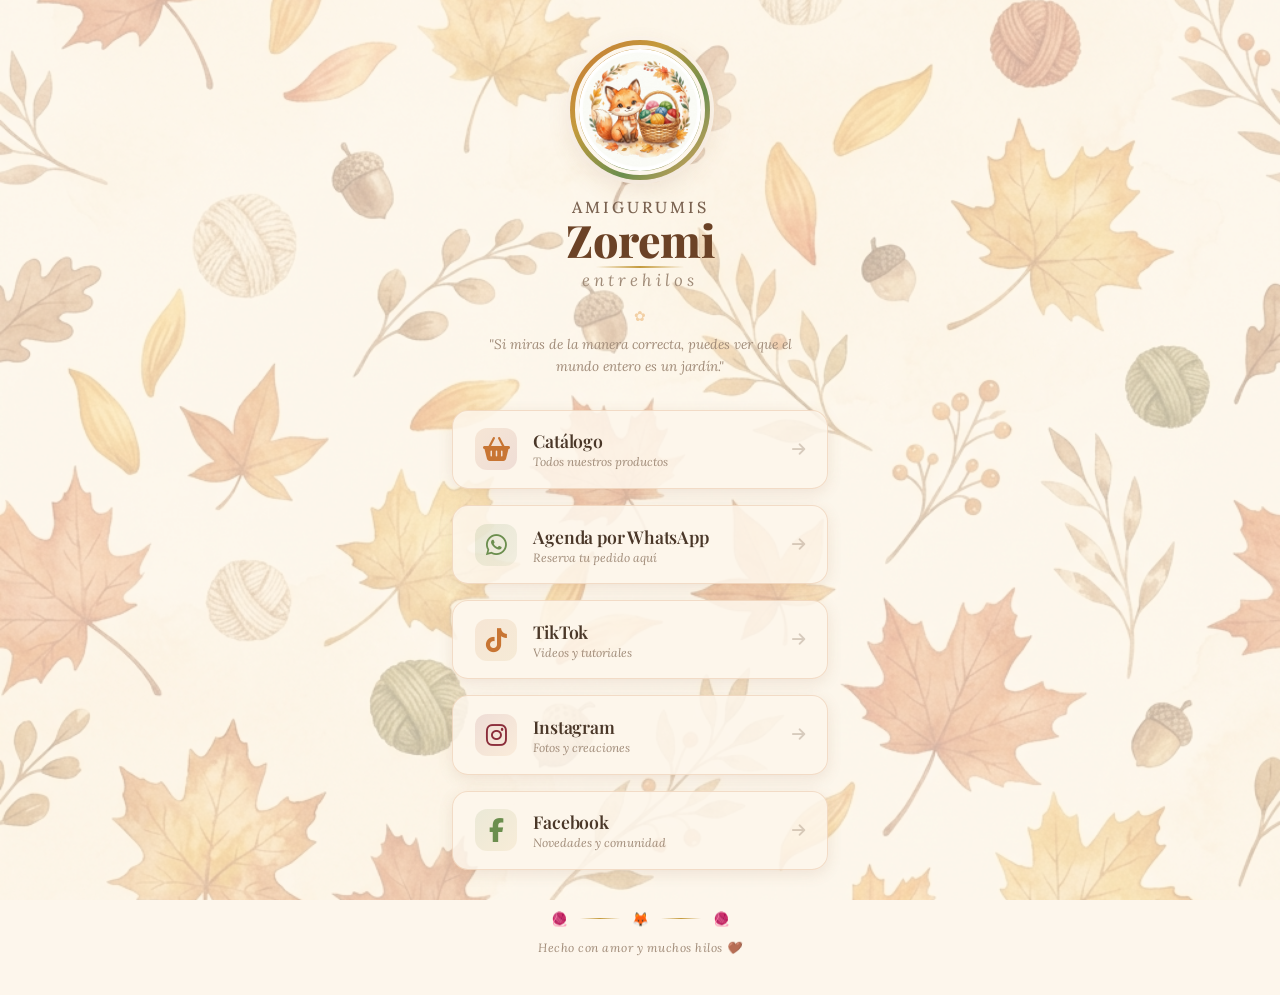
<file: index.html>
<!DOCTYPE html>
<html lang="es">
<head>
    <meta charset="UTF-8">
    <meta name="viewport" content="width=device-width, initial-scale=1.0">
    <title>Amigurumis Zoremi Entrehilos | Enlaces</title>
    <meta name="description" content="Amigurumis Zoremi Entrehilos - Encuentra todos nuestros enlaces: TikTok, Instagram y más. Amigurumis tejidos a mano con amor.">
    <link rel="stylesheet" href="style.css">
    <!-- Font Awesome para Iconos -->
    <link rel="stylesheet" href="https://cdnjs.cloudflare.com/ajax/libs/font-awesome/6.4.0/css/all.min.css">
    <!-- Google Fonts -->
    <link href="https://fonts.googleapis.com/css2?family=Playfair+Display:ital,wght@0,400;0,600;0,700;0,800;1,400&family=Lora:ital,wght@0,400;0,500;0,600;1,400&display=swap" rel="stylesheet">
</head>
<body>
    <div class="background-container"></div>

    <!-- Decorative floating elements -->
    <div class="floating-leaf leaf-1">🍂</div>
    <div class="floating-leaf leaf-2">🍁</div>
    <div class="floating-leaf leaf-3">🌻</div>
    <div class="floating-leaf leaf-4">🧶</div>
    <div class="floating-leaf leaf-5">🍂</div>
    <div class="floating-leaf leaf-6">🌰</div>
    <div class="floating-leaf leaf-7">🍁</div>
    <div class="floating-leaf leaf-8">🧶</div>

    <div class="container">
        <header class="profile">
            <div class="profile-img-container">
                <img src="avatar.png" alt="Zoremi - Zorrito mascota de Amigurumis Zoremi Entrehilos" class="profile-img">
            </div>
            <div class="brand-name">
                <span class="brand-top">Amigurumis</span>
                <span class="brand-main">Zoremi</span>
                <span class="brand-bottom">entrehilos</span>
            </div>
            <p class="profile-quote">"Si miras de la manera correcta, puedes ver que el mundo entero es un jardín."</p>
        </header>
        
        <main class="links-container">
            <a href="catalogo.html" id="link-catalogo" class="link-card catalogo">
                <div class="link-icon"><i class="fa-solid fa-basket-shopping"></i></div>
                <div class="link-content">
                    <span class="link-text">Catálogo</span>
                    <span class="link-subtitle">Todos nuestros productos</span>
                </div>
                <div class="link-arrow"><i class="fa-solid fa-arrow-right"></i></div>
            </a>

            <a href="https://wa.me/5681720658?text=Hola%20Zoremi%20Entrehilos%2C%20quiero%20agendar%20un%20pedido%20%F0%9F%A7%B6" id="link-whatsapp" class="link-card whatsapp" target="_blank" rel="noopener">
                <div class="link-icon"><i class="fa-brands fa-whatsapp"></i></div>
                <div class="link-content">
                    <span class="link-text">Agenda por WhatsApp</span>
                    <span class="link-subtitle">Reserva tu pedido aquí</span>
                </div>
                <div class="link-arrow"><i class="fa-solid fa-arrow-right"></i></div>
            </a>

            <a href="https://www.tiktok.com/@zoremi.entrehilos?_r=1&_t=ZS-96PhBmrw6PR" id="link-tiktok" class="link-card tiktok" target="_blank" rel="noopener">
                <div class="link-icon"><i class="fa-brands fa-tiktok"></i></div>
                <div class="link-content">
                    <span class="link-text">TikTok</span>
                    <span class="link-subtitle">Videos y tutoriales</span>
                </div>
                <div class="link-arrow"><i class="fa-solid fa-arrow-right"></i></div>
            </a>
            
            <a href="https://www.instagram.com/zoremi.entrehilos?igsh=YXpibGU0dWU2OHo=" id="link-instagram" class="link-card instagram" target="_blank" rel="noopener">
                <div class="link-icon"><i class="fa-brands fa-instagram"></i></div>
                <div class="link-content">
                    <span class="link-text">Instagram</span>
                    <span class="link-subtitle">Fotos y creaciones</span>
                </div>
                <div class="link-arrow"><i class="fa-solid fa-arrow-right"></i></div>
            </a>
            
            <a href="https://www.facebook.com/share/1bfcXsVEPP/" id="link-facebook" class="link-card facebook" target="_blank" rel="noopener">
                <div class="link-icon"><i class="fa-brands fa-facebook-f"></i></div>
                <div class="link-content">
                    <span class="link-text">Facebook</span>
                    <span class="link-subtitle">Novedades y comunidad</span>
                </div>
                <div class="link-arrow"><i class="fa-solid fa-arrow-right"></i></div>
            </a>
        </main>

        <footer class="footer">
            <div class="footer-decoration">
                <span>🧶</span>
                <span class="footer-line"></span>
                <span>🦊</span>
                <span class="footer-line"></span>
                <span>🧶</span>
            </div>
            <p class="footer-text">Hecho con amor y muchos hilos 🤎</p>
        </footer>
    </div>
</body>
</html>
</file>
<file: style.css>
/* ===========================
   AMIGURUMIS ZOREMI ENTREHILOS
   Paleta Otoñal / Acuarela
   =========================== */

:root {
    --cream: #FDF6EC;
    --cream-light: #FFF9F0;
    --warm-brown: #8B5E3C;
    --warm-brown-dark: #6B4226;
    --pumpkin: #C87533;
    --gold: #C49A3C;
    --gold-light: #D4AA4C;
    --moss-green: #6B8E4E;
    --burgundy: #8B2D3A;
    --soft-orange: #E8A960;
    --text-dark: #4A3728;
    --text-medium: #7A6250;
    --text-light: #A08B78;
    --card-bg: rgba(253, 246, 236, 0.85);
    --card-border: rgba(200, 117, 51, 0.2);
    --card-hover-bg: rgba(253, 246, 236, 0.95);
    --card-shadow: rgba(139, 94, 60, 0.12);
    --card-shadow-hover: rgba(139, 94, 60, 0.25);
}

* {
    margin: 0;
    padding: 0;
    box-sizing: border-box;
}

body {
    background-color: var(--cream);
    color: var(--text-dark);
    min-height: 100vh;
    display: flex;
    justify-content: center;
    align-items: center;
    overflow-x: hidden;
    position: relative;
    font-family: 'Lora', Georgia, serif;
}

/* === Background === */
.background-container {
    position: fixed;
    top: 0;
    left: 0;
    width: 100%;
    height: 100%;
    z-index: -2;
    background-image: url('bg.png');
    background-size: cover;
    background-position: center;
    opacity: 0.35;
}

/* === Floating decorative leaves === */
.floating-leaf {
    position: fixed;
    font-size: 1.6rem;
    opacity: 0;
    z-index: -1;
    pointer-events: none;
    animation: floatDown linear infinite;
}

.leaf-1 { left: 5%;  animation-duration: 12s; animation-delay: 0s;   font-size: 1.4rem; }
.leaf-2 { left: 15%; animation-duration: 15s; animation-delay: 2s;   font-size: 1.8rem; }
.leaf-3 { left: 30%; animation-duration: 18s; animation-delay: 5s;   font-size: 1.3rem; }
.leaf-4 { left: 50%; animation-duration: 14s; animation-delay: 1s;   font-size: 1.6rem; }
.leaf-5 { left: 65%; animation-duration: 16s; animation-delay: 4s;   font-size: 1.2rem; }
.leaf-6 { left: 78%; animation-duration: 13s; animation-delay: 3s;   font-size: 1.5rem; }
.leaf-7 { left: 88%; animation-duration: 17s; animation-delay: 6s;   font-size: 1.7rem; }
.leaf-8 { left: 42%; animation-duration: 19s; animation-delay: 8s;   font-size: 1.1rem; }

@keyframes floatDown {
    0% {
        transform: translateY(-10vh) rotate(0deg) translateX(0);
        opacity: 0;
    }
    10% {
        opacity: 0.6;
    }
    90% {
        opacity: 0.6;
    }
    100% {
        transform: translateY(110vh) rotate(360deg) translateX(60px);
        opacity: 0;
    }
}

/* === Main Container === */
.container {
    width: 100%;
    max-width: 440px;
    padding: 2.5rem 2rem;
    display: flex;
    flex-direction: column;
    gap: 2rem;
    z-index: 1;
}

/* === Profile / Header === */
.profile {
    text-align: center;
    animation: fadeInDown 1s cubic-bezier(0.4, 0, 0.2, 1);
}

.profile-img-container {
    width: 140px;
    height: 140px;
    margin: 0 auto 1.2rem;
    border-radius: 50%;
    padding: 5px;
    background: linear-gradient(135deg, var(--pumpkin), var(--gold), var(--moss-green), var(--soft-orange));
    position: relative;
    box-shadow: 
        0 8px 25px var(--card-shadow),
        0 0 0 4px var(--cream);
    animation: gentlePulse 4s ease-in-out infinite;
}

.profile-img {
    width: 100%;
    height: 100%;
    object-fit: cover;
    border-radius: 50%;
    border: 4px solid var(--cream);
    background: var(--cream-light);
}

/* === Brand Name === */
.brand-name {
    display: flex;
    flex-direction: column;
    align-items: center;
    gap: 0;
    margin-bottom: 1rem;
    line-height: 1;
}

.brand-top {
    font-family: 'Lora', Georgia, serif;
    font-size: 1rem;
    font-weight: 500;
    color: var(--text-medium);
    letter-spacing: 3px;
    text-transform: uppercase;
}

.brand-main {
    font-family: 'Playfair Display', Georgia, serif;
    font-size: 2.8rem;
    font-weight: 800;
    color: var(--warm-brown-dark);
    line-height: 1.1;
    letter-spacing: -0.5px;
    position: relative;
}

.brand-main::after {
    content: '';
    display: block;
    width: 60%;
    height: 2px;
    background: linear-gradient(to right, transparent, var(--gold), transparent);
    margin: 2px auto 0;
}

.brand-bottom {
    font-family: 'Lora', Georgia, serif;
    font-size: 1.05rem;
    font-weight: 400;
    font-style: italic;
    color: var(--text-light);
    letter-spacing: 4px;
    margin-top: 4px;
}

/* === Quote === */
.profile-quote {
    font-family: 'Lora', Georgia, serif;
    font-style: italic;
    font-size: 0.85rem;
    color: var(--text-light);
    line-height: 1.6;
    margin-top: 0.8rem;
    padding: 0 1rem;
    position: relative;
}

.profile-quote::before {
    content: '✿';
    display: block;
    font-style: normal;
    color: var(--soft-orange);
    opacity: 0.5;
    margin-bottom: 6px;
    font-size: 0.9rem;
}

/* === Links === */
.links-container {
    display: flex;
    flex-direction: column;
    gap: 1rem;
    animation: fadeInUp 0.8s cubic-bezier(0.4, 0, 0.2, 1) 0.2s both;
}

.link-card {
    display: flex;
    align-items: center;
    padding: 1.1rem 1.4rem;
    background: var(--card-bg);
    border: 1px solid var(--card-border);
    border-radius: 16px;
    text-decoration: none;
    color: var(--text-dark);
    backdrop-filter: blur(12px);
    -webkit-backdrop-filter: blur(12px);
    transition: all 0.4s cubic-bezier(0.4, 0, 0.2, 1);
    position: relative;
    overflow: hidden;
    box-shadow: 0 4px 15px var(--card-shadow);
}

.link-card::before {
    content: '';
    position: absolute;
    top: 0;
    left: 0;
    width: 4px;
    height: 100%;
    border-radius: 16px 0 0 16px;
    transition: all 0.3s ease;
    opacity: 0;
}

.link-card::after {
    content: '';
    position: absolute;
    top: 0;
    left: 0;
    width: 100%;
    height: 100%;
    background: linear-gradient(90deg, transparent, rgba(255,255,255,0.15), transparent);
    transform: translateX(-100%);
    transition: 0.6s ease-in-out;
}

/* TikTok specific */
.tiktok::before {
    background: linear-gradient(to bottom, var(--pumpkin), var(--gold));
}

/* Instagram specific */
.instagram::before {
    background: linear-gradient(to bottom, var(--burgundy), var(--soft-orange));
}

/* Facebook specific */
.facebook::before {
    background: linear-gradient(to bottom, var(--moss-green), var(--gold-light));
}

/* Catálogo specific */
.catalogo::before {
    background: linear-gradient(to bottom, var(--pumpkin), var(--burgundy));
}

/* WhatsApp specific */
.whatsapp::before {
    background: linear-gradient(to bottom, var(--moss-green), var(--gold));
}

.link-card:hover {
    transform: translateY(-4px);
    background: var(--card-hover-bg);
    border-color: rgba(200, 117, 51, 0.35);
    box-shadow: 0 12px 30px -5px var(--card-shadow-hover);
}

.link-card:hover::before {
    opacity: 1;
}

.link-card:hover::after {
    transform: translateX(100%);
}

.link-icon {
    font-size: 1.5rem;
    margin-right: 1rem;
    display: flex;
    align-items: center;
    justify-content: center;
    width: 42px;
    height: 42px;
    border-radius: 12px;
    transition: all 0.3s ease;
    flex-shrink: 0;
}

.tiktok .link-icon {
    background: linear-gradient(135deg, rgba(200, 117, 51, 0.12), rgba(196, 154, 60, 0.12));
    color: var(--pumpkin);
}

.instagram .link-icon {
    background: linear-gradient(135deg, rgba(139, 45, 58, 0.12), rgba(232, 169, 96, 0.12));
    color: var(--burgundy);
}

.facebook .link-icon {
    background: linear-gradient(135deg, rgba(107, 142, 78, 0.12), rgba(212, 170, 76, 0.12));
    color: var(--moss-green);
}

.catalogo .link-icon {
    background: linear-gradient(135deg, rgba(200, 117, 51, 0.12), rgba(139, 45, 58, 0.12));
    color: var(--pumpkin);
}

.whatsapp .link-icon {
    background: linear-gradient(135deg, rgba(107, 142, 78, 0.15), rgba(107, 142, 78, 0.08));
    color: var(--moss-green);
}

.tiktok:hover .link-icon {
    background: linear-gradient(135deg, rgba(200, 117, 51, 0.25), rgba(196, 154, 60, 0.25));
    transform: scale(1.08) rotate(-3deg);
}

.instagram:hover .link-icon {
    background: linear-gradient(135deg, rgba(139, 45, 58, 0.25), rgba(232, 169, 96, 0.25));
    transform: scale(1.08) rotate(3deg);
}

.facebook:hover .link-icon {
    background: linear-gradient(135deg, rgba(107, 142, 78, 0.25), rgba(212, 170, 76, 0.25));
    transform: scale(1.08) rotate(-3deg);
}

.catalogo:hover .link-icon {
    background: linear-gradient(135deg, rgba(200, 117, 51, 0.25), rgba(139, 45, 58, 0.25));
    transform: scale(1.08) rotate(-3deg);
}

.whatsapp:hover .link-icon {
    background: linear-gradient(135deg, rgba(107, 142, 78, 0.28), rgba(107, 142, 78, 0.18));
    transform: scale(1.08) rotate(3deg);
}

.link-content {
    display: flex;
    flex-direction: column;
    flex-grow: 1;
    gap: 2px;
}

.link-text {
    font-family: 'Playfair Display', Georgia, serif;
    font-size: 1.1rem;
    font-weight: 600;
    color: var(--text-dark);
    letter-spacing: -0.2px;
}

.link-subtitle {
    font-family: 'Lora', Georgia, serif;
    font-size: 0.75rem;
    color: var(--text-light);
    font-style: italic;
}

.link-arrow {
    font-size: 0.95rem;
    color: var(--text-light);
    opacity: 0.4;
    transform: translateX(0);
    transition: all 0.3s ease;
}

.link-card:hover .link-arrow {
    opacity: 1;
    transform: translateX(5px);
    color: var(--pumpkin);
}

/* === Footer === */
.footer {
    text-align: center;
    padding-top: 0.5rem;
    animation: fadeInUp 0.8s cubic-bezier(0.4, 0, 0.2, 1) 0.4s both;
}

.footer-decoration {
    display: flex;
    align-items: center;
    justify-content: center;
    gap: 12px;
    margin-bottom: 12px;
    font-size: 0.85rem;
}

.footer-line {
    display: block;
    width: 40px;
    height: 1px;
    background: linear-gradient(to right, transparent, var(--gold), transparent);
}

.footer-text {
    font-family: 'Lora', Georgia, serif;
    font-size: 0.75rem;
    color: var(--text-light);
    font-style: italic;
    letter-spacing: 0.5px;
}

/* === Animations === */
@keyframes fadeInDown {
    from { opacity: 0; transform: translateY(-30px); }
    to { opacity: 1; transform: translateY(0); }
}

@keyframes fadeInUp {
    from { opacity: 0; transform: translateY(30px); }
    to { opacity: 1; transform: translateY(0); }
}

@keyframes gentlePulse {
    0%, 100% { box-shadow: 0 8px 25px var(--card-shadow), 0 0 0 4px var(--cream); }
    50% { box-shadow: 0 8px 35px var(--card-shadow-hover), 0 0 0 6px rgba(253, 246, 236, 0.8); }
}

/* === Responsive === */
@media (max-width: 480px) {
    .container {
        padding: 2rem 1.5rem;
    }
    .profile-img-container {
        width: 120px;
        height: 120px;
    }
    .brand-main {
        font-size: 2.4rem;
    }
    .brand-top {
        font-size: 0.9rem;
    }
    .floating-leaf {
        font-size: 1.2rem;
    }
}

@media (min-width: 481px) and (max-width: 768px) {
    .container {
        max-width: 440px;
    }
}
</file>
